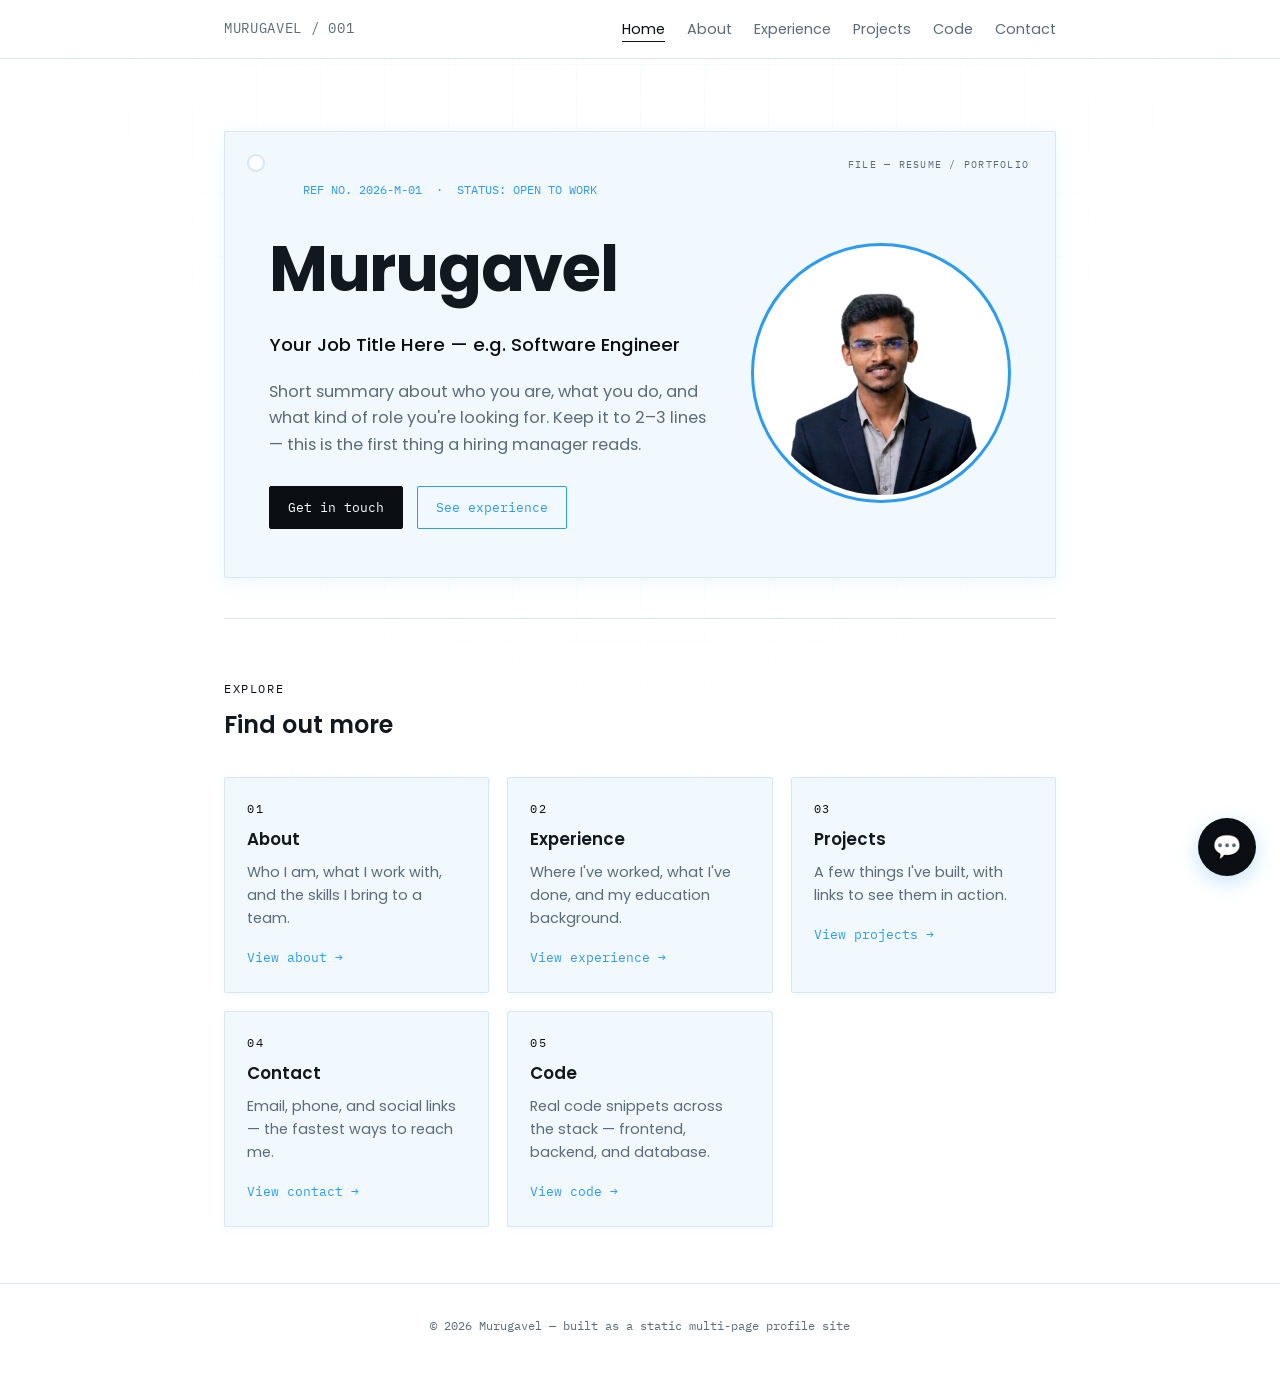
<file: index.html>
<!DOCTYPE html>
<html lang="en">
<head>
<meta charset="UTF-8">
<meta name="viewport" content="width=device-width, initial-scale=1.0">
<title>Murugavel — Home</title>
<link rel="preconnect" href="https://fonts.googleapis.com">
<link rel="preconnect" href="https://fonts.gstatic.com" crossorigin>
<link href="https://fonts.googleapis.com/css2?family=Poppins:wght@400;500;600;700&family=IBM+Plex+Mono:wght@400;500&display=swap" rel="stylesheet">
<link rel="stylesheet" href="style.css">
<link rel="stylesheet" href="chatbot.css">
</head>
<body>

<div class="grid-backdrop"></div>

<header>
  <div class="nav-inner">
    <span class="nav-mark"><a href="index.html">MURUGAVEL / 001</a></span>
    <ul class="nav-links">
      <li><a href="index.html" class="active">Home</a></li>
      <li><a href="about.html">About</a></li>
      <li><a href="experience.html">Experience</a></li>
      <li><a href="projects.html">Projects</a></li>
      <li><a href="code.html">Code</a></li>
      <li><a href="contact.html">Contact</a></li>
    </ul>
  </div>
</header>

<main class="wrap">

  <section class="hero">
    <div class="card">
      <div class="card-id">REF NO. 2026-M-01 &nbsp;·&nbsp; STATUS: OPEN TO WORK</div>
      <div class="hero-grid">
        <div class="hero-text">
          <h1>Murugavel</h1>
          <!-- EDIT: replace with your real job title -->
          <div class="role">Your Job Title Here — e.g. Software Engineer</div>
          <!-- EDIT: replace with a real 2-3 line summary about you -->
          <p class="summary">
            Short summary about who you are, what you do, and what kind of role
            you're looking for. Keep it to 2–3 lines — this is the first thing
            a hiring manager reads.
          </p>
          <div class="hero-actions">
            <a class="btn solid" href="contact.html">Get in touch</a>
            <a class="btn" href="experience.html">See experience</a>
          </div>
        </div>
        <div class="hero-photo">
          <img src="profile.png" alt="Portrait of Murugavel">
        </div>
      </div>
    </div>
  </section>

  <section>
    <div class="section-head">
      <span class="eyebrow">Explore</span>
      <h2>Find out more</h2>
    </div>
    <div class="preview-grid">
      <div class="preview-card">
        <span class="eyebrow">01</span>
        <h3>About</h3>
        <p>Who I am, what I work with, and the skills I bring to a team.</p>
        <a href="about.html">View about →</a>
      </div>
      <div class="preview-card">
        <span class="eyebrow">02</span>
        <h3>Experience</h3>
        <p>Where I've worked, what I've done, and my education background.</p>
        <a href="experience.html">View experience →</a>
      </div>
      <div class="preview-card">
        <span class="eyebrow">03</span>
        <h3>Projects</h3>
        <p>A few things I've built, with links to see them in action.</p>
        <a href="projects.html">View projects →</a>
      </div>
      <div class="preview-card">
        <span class="eyebrow">04</span>
        <h3>Contact</h3>
        <p>Email, phone, and social links — the fastest ways to reach me.</p>
        <a href="contact.html">View contact →</a>
      </div>
      <div class="preview-card">
        <span class="eyebrow">05</span>
        <h3>Code</h3>
        <p>Real code snippets across the stack — frontend, backend, and database.</p>
        <a href="code.html">View code →</a>
      </div>
    </div>
  </section>

</main>

<footer>
  © 2026 Murugavel — built as a static multi-page profile site
</footer>

<script src="chatbot.js"></script>
</body>
</html>
</file>
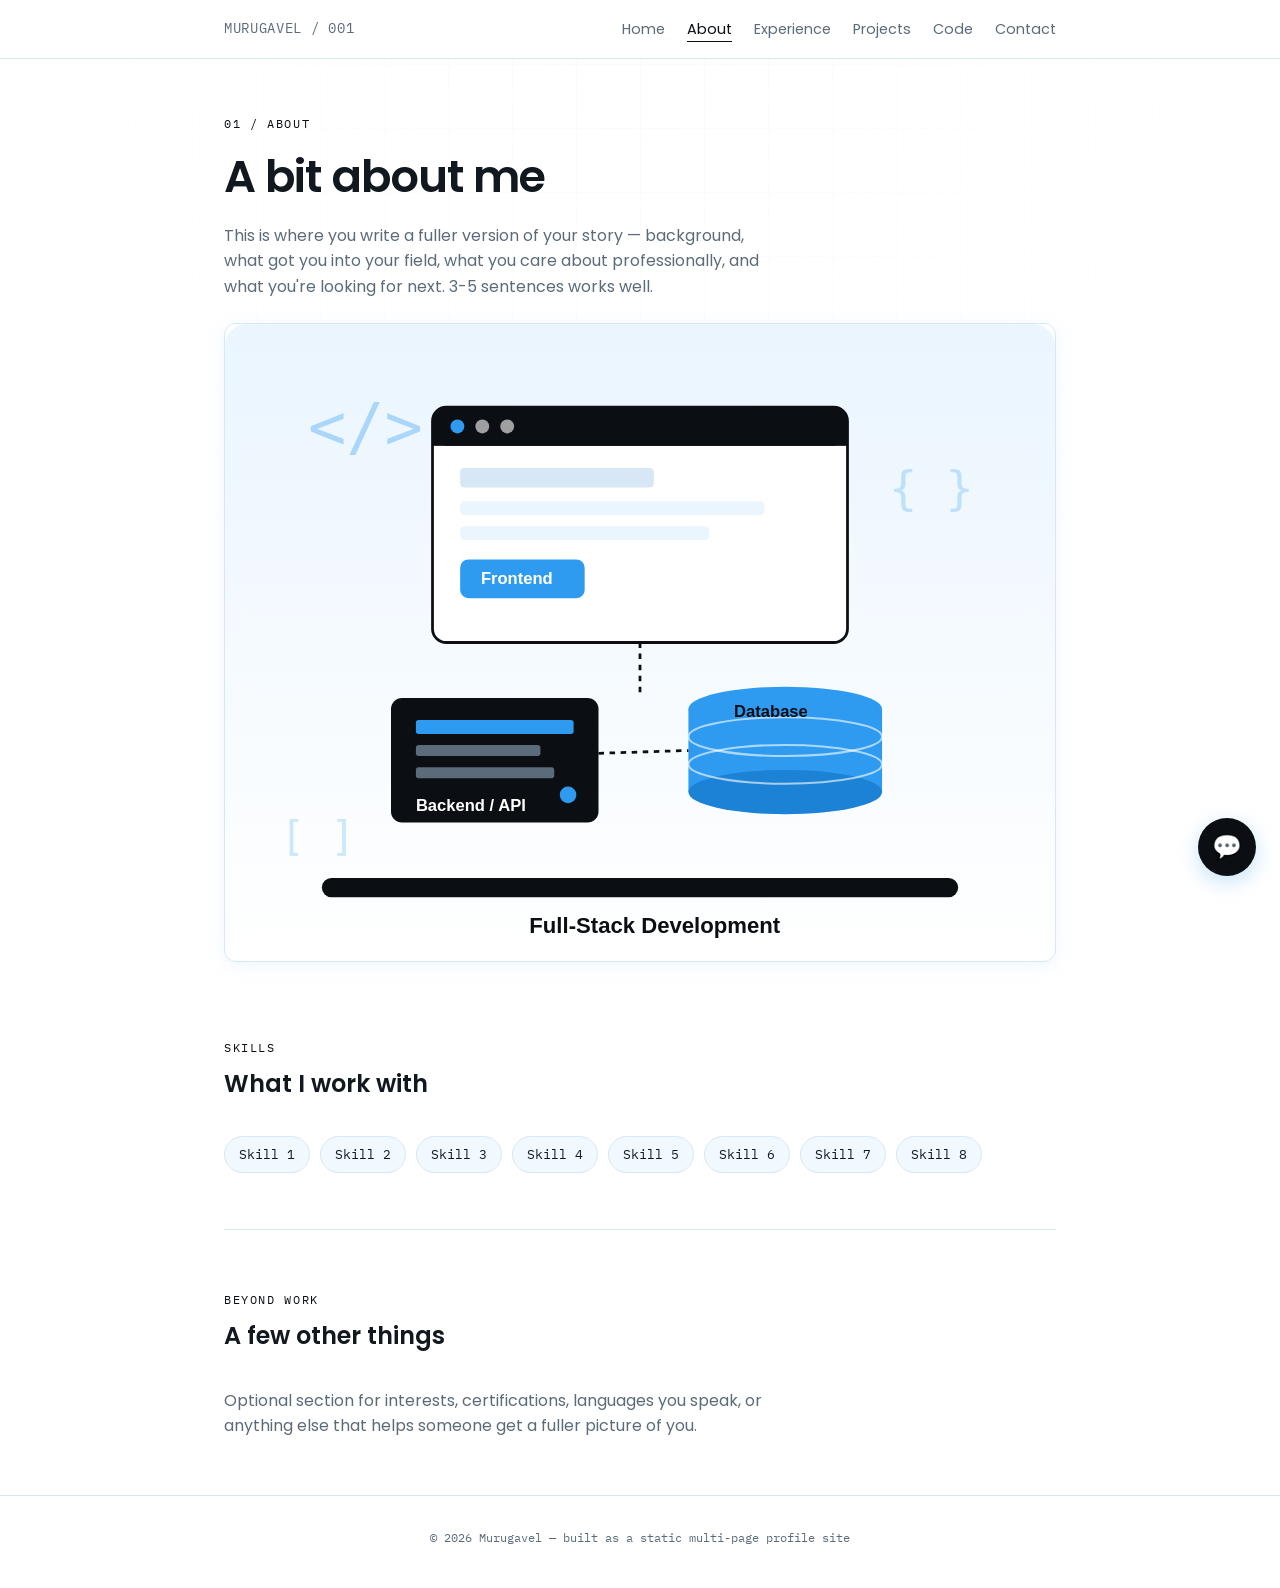
<file: about.html>
<!DOCTYPE html>
<html lang="en">
<head>
<meta charset="UTF-8">
<meta name="viewport" content="width=device-width, initial-scale=1.0">
<title>Murugavel — About</title>
<link rel="preconnect" href="https://fonts.googleapis.com">
<link rel="preconnect" href="https://fonts.gstatic.com" crossorigin>
<link href="https://fonts.googleapis.com/css2?family=Poppins:wght@400;500;600;700&family=IBM+Plex+Mono:wght@400;500&display=swap" rel="stylesheet">
<link rel="stylesheet" href="style.css">
<link rel="stylesheet" href="chatbot.css">
</head>
<body>

<div class="grid-backdrop"></div>

<header>
  <div class="nav-inner">
    <span class="nav-mark"><a href="index.html">MURUGAVEL / 001</a></span>
    <ul class="nav-links">
      <li><a href="index.html">Home</a></li>
      <li><a href="about.html" class="active">About</a></li>
      <li><a href="experience.html">Experience</a></li>
      <li><a href="projects.html">Projects</a></li>
      <li><a href="code.html">Code</a></li>
      <li><a href="contact.html">Contact</a></li>
    </ul>
  </div>
</header>

<main class="wrap">

  <div class="page-head">
    <span class="eyebrow">01 / About</span>
    <h1>A bit about me</h1>
    <!-- EDIT: replace with a longer bio than the homepage summary -->
    <p>
      This is where you write a fuller version of your story — background,
      what got you into your field, what you care about professionally,
      and what you're looking for next. 3-5 sentences works well.
    </p>
  </div>

  <div class="illustration-frame">
    <img src="fullstack-illustration.svg" alt="Full-stack development illustration showing frontend, backend, and database layers">
  </div>

  <section>
    <div class="section-head">
      <span class="eyebrow">Skills</span>
      <h2>What I work with</h2>
    </div>
    <!-- EDIT: replace with your real skills -->
    <div class="chips">
      <span class="chip">Skill 1</span>
      <span class="chip">Skill 2</span>
      <span class="chip">Skill 3</span>
      <span class="chip">Skill 4</span>
      <span class="chip">Skill 5</span>
      <span class="chip">Skill 6</span>
      <span class="chip">Skill 7</span>
      <span class="chip">Skill 8</span>
    </div>
  </section>

  <section>
    <div class="section-head">
      <span class="eyebrow">Beyond work</span>
      <h2>A few other things</h2>
    </div>
    <!-- EDIT: optional — interests, certifications, languages spoken, etc. -->
    <p style="color:var(--ink-dim); max-width:560px;">
      Optional section for interests, certifications, languages you speak,
      or anything else that helps someone get a fuller picture of you.
    </p>
  </section>

</main>

<footer>
  © 2026 Murugavel — built as a static multi-page profile site
</footer>

<script src="chatbot.js"></script>
</body>
</html>
</file>
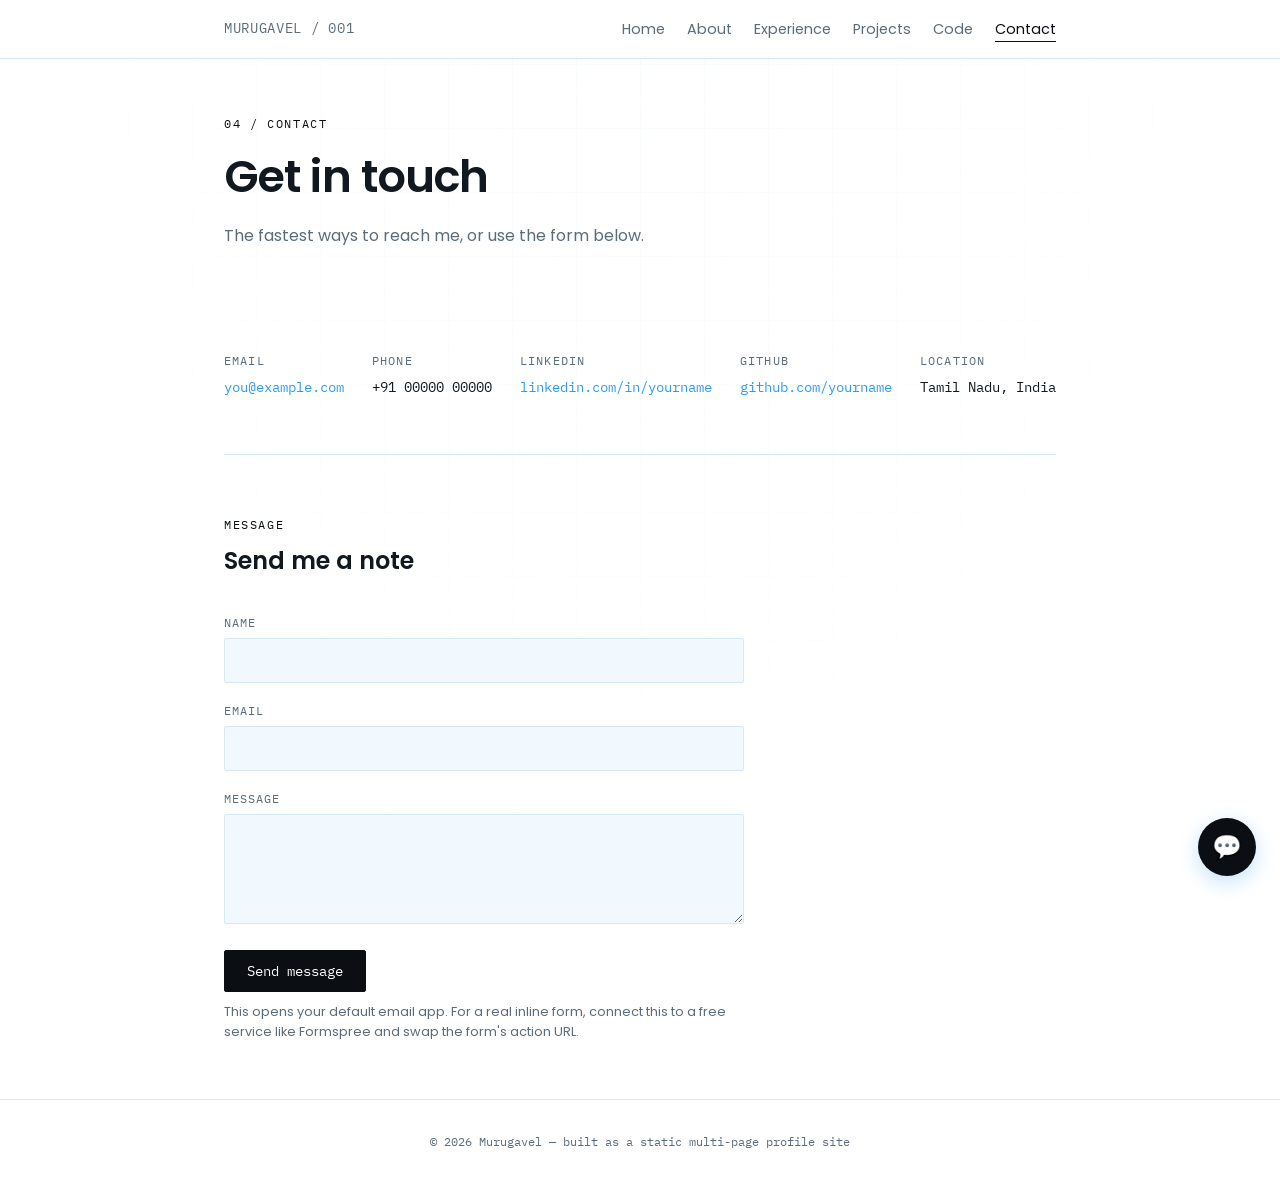
<file: contact.html>
<!DOCTYPE html>
<html lang="en">
<head>
<meta charset="UTF-8">
<meta name="viewport" content="width=device-width, initial-scale=1.0">
<title>Murugavel — Contact</title>
<link rel="preconnect" href="https://fonts.googleapis.com">
<link rel="preconnect" href="https://fonts.gstatic.com" crossorigin>
<link href="https://fonts.googleapis.com/css2?family=Poppins:wght@400;500;600;700&family=IBM+Plex+Mono:wght@400;500&display=swap" rel="stylesheet">
<link rel="stylesheet" href="style.css">
<link rel="stylesheet" href="chatbot.css">
</head>
<body>

<div class="grid-backdrop"></div>

<header>
  <div class="nav-inner">
    <span class="nav-mark"><a href="index.html">MURUGAVEL / 001</a></span>
    <ul class="nav-links">
      <li><a href="index.html">Home</a></li>
      <li><a href="about.html">About</a></li>
      <li><a href="experience.html">Experience</a></li>
      <li><a href="projects.html">Projects</a></li>
      <li><a href="code.html">Code</a></li>
      <li><a href="contact.html" class="active">Contact</a></li>
    </ul>
  </div>
</header>

<main class="wrap">

  <div class="page-head">
    <span class="eyebrow">04 / Contact</span>
    <h1>Get in touch</h1>
    <p>The fastest ways to reach me, or use the form below.</p>
  </div>

  <section>
    <!-- EDIT: replace with your real contact details -->
    <div class="contact-card">
      <div class="contact-item"><span>Email</span><a href="mailto:you@example.com">you@example.com</a></div>
      <div class="contact-item"><span>Phone</span>+91 00000 00000</div>
      <div class="contact-item"><span>LinkedIn</span><a href="#">linkedin.com/in/yourname</a></div>
      <div class="contact-item"><span>GitHub</span><a href="#">github.com/yourname</a></div>
      <div class="contact-item"><span>Location</span>Tamil Nadu, India</div>
    </div>
  </section>

  <section>
    <div class="section-head">
      <span class="eyebrow">Message</span>
      <h2>Send me a note</h2>
    </div>

    <!--
      NOTE: This form has no backend — it will not actually send email on a static
      host like GitHub Pages/Vercel unless you connect it to a form service
      (e.g. Formspree, Getform, or a simple serverless function).
      The "mailto:" fallback below opens the user's email client instead.
    -->
    <form class="contact-form" action="mailto:you@example.com" method="post" enctype="text/plain">
      <div class="field">
        <label for="name">Name</label>
        <input type="text" id="name" name="name" required>
      </div>
      <div class="field">
        <label for="email">Email</label>
        <input type="email" id="email" name="email" required>
      </div>
      <div class="field">
        <label for="message">Message</label>
        <textarea id="message" name="message" required></textarea>
      </div>
      <button type="submit" class="submit-btn">Send message</button>
      <p class="form-note">
        This opens your default email app. For a real inline form, connect this
        to a free service like Formspree and swap the form's action URL.
      </p>
    </form>
  </section>

</main>

<footer>
  © 2026 Murugavel — built as a static multi-page profile site
</footer>

<script src="chatbot.js"></script>
</body>
</html>
</file>
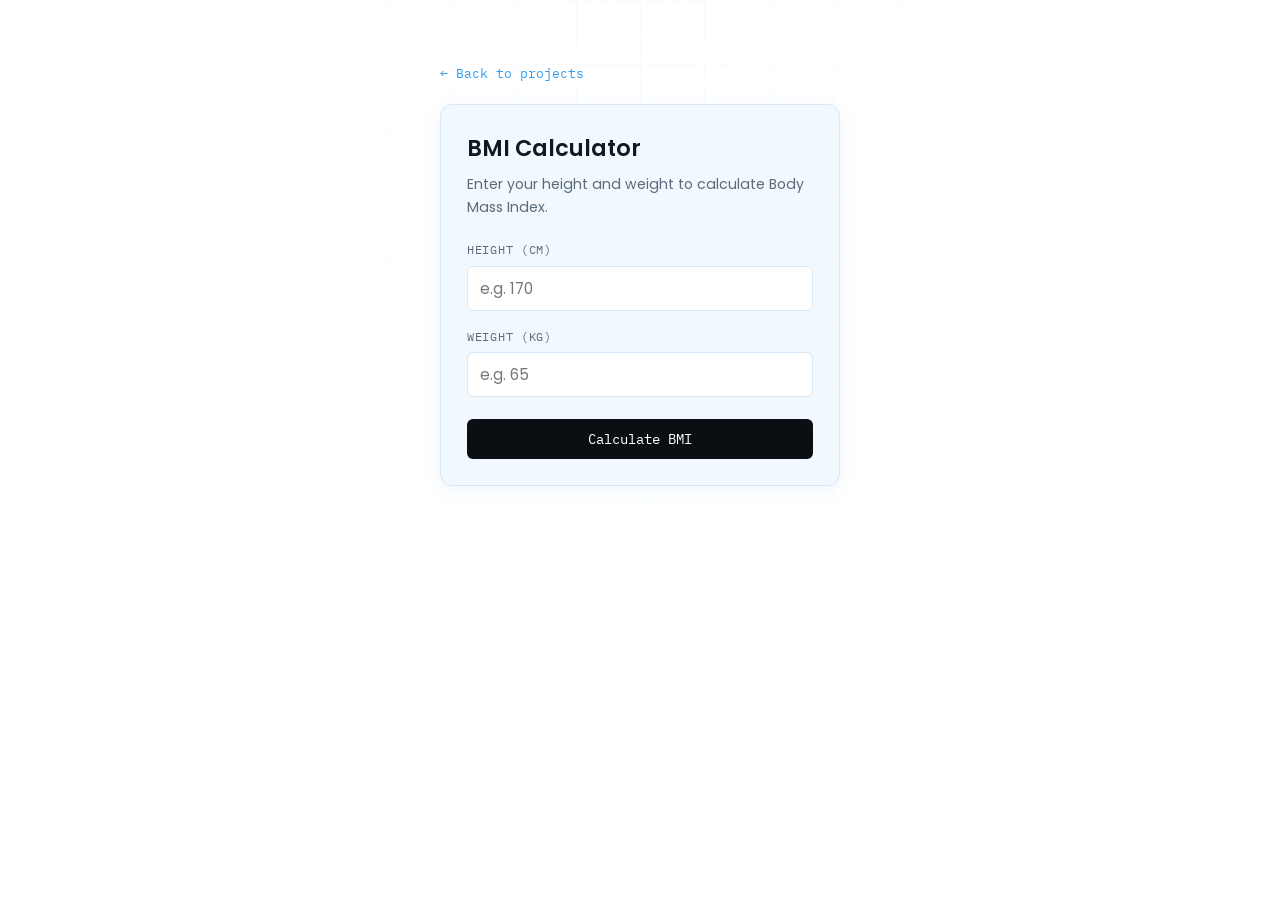
<file: demo-bmi.html>
<!DOCTYPE html>
<html lang="en">
<head>
<meta charset="UTF-8">
<meta name="viewport" content="width=device-width, initial-scale=1.0">
<title>BMI Calculator — Demo Project</title>
<link rel="preconnect" href="https://fonts.googleapis.com">
<link rel="preconnect" href="https://fonts.gstatic.com" crossorigin>
<link href="https://fonts.googleapis.com/css2?family=Poppins:wght@400;500;600;700&family=IBM+Plex+Mono:wght@400;500&display=swap" rel="stylesheet">
<link rel="stylesheet" href="style.css">
<style>
  .demo-wrap{ max-width:440px; margin:60px auto; padding:0 20px; }
  .demo-back{ font-family:'IBM Plex Mono', monospace; font-size:0.8rem; display:inline-block; margin-bottom:20px; }
  .calc-card{
    background:var(--bg-raised);
    border:1px solid var(--line);
    border-radius:12px;
    padding:26px;
    box-shadow: 0 4px 20px rgba(46,155,240,0.08);
  }
  .calc-card h1{ font-size:1.4rem; margin-bottom:6px; }
  .calc-card .sub{ color:var(--ink-dim); font-size:0.88rem; margin-bottom:22px; }
  .calc-field{ margin-bottom:16px; }
  .calc-field label{
    display:block;
    font-family:'IBM Plex Mono', monospace;
    font-size:0.75rem;
    text-transform:uppercase;
    letter-spacing:0.06em;
    color:var(--ink-dim);
    margin-bottom:6px;
  }
  .calc-field input{
    width:100%;
    padding:10px 12px;
    border:1px solid var(--line);
    border-radius:6px;
    font-family:'Poppins', sans-serif;
    font-size:0.95rem;
  }
  .calc-field input:focus{ outline:2px solid var(--teal); outline-offset:1px; }
  .calc-btn{
    width:100%;
    padding:11px;
    background:var(--amber);
    color:#fff;
    border:none;
    border-radius:6px;
    font-family:'IBM Plex Mono', monospace;
    font-size:0.85rem;
    cursor:pointer;
    margin-top:6px;
  }
  .calc-btn:hover{ background:var(--teal); }
  .calc-result{
    margin-top:20px;
    padding:16px;
    border-radius:8px;
    background:#fff;
    border:1px solid var(--line);
    display:none;
  }
  .calc-result.show{ display:block; }
  .calc-result .bmi-value{ font-size:1.8rem; font-weight:600; color:var(--amber); }
  .calc-result .bmi-label{ font-family:'IBM Plex Mono', monospace; font-size:0.8rem; color:var(--ink-dim); margin-top:4px; }
</style>
</head>
<body>

<div class="grid-backdrop"></div>

<div class="demo-wrap">
  <a class="demo-back" href="projects.html">&larr; Back to projects</a>
  <div class="calc-card">
    <h1>BMI Calculator</h1>
    <p class="sub">Enter your height and weight to calculate Body Mass Index.</p>

    <div class="calc-field">
      <label for="heightInput">Height (cm)</label>
      <input type="number" id="heightInput" placeholder="e.g. 170">
    </div>
    <div class="calc-field">
      <label for="weightInput">Weight (kg)</label>
      <input type="number" id="weightInput" placeholder="e.g. 65">
    </div>
    <button class="calc-btn" id="calcBtn">Calculate BMI</button>

    <div class="calc-result" id="resultBox">
      <div class="bmi-value" id="bmiValue">--</div>
      <div class="bmi-label" id="bmiLabel">--</div>
    </div>
  </div>
</div>

<script>
  (function () {
    var heightInput = document.getElementById("heightInput");
    var weightInput = document.getElementById("weightInput");
    var calcBtn = document.getElementById("calcBtn");
    var resultBox = document.getElementById("resultBox");
    var bmiValue = document.getElementById("bmiValue");
    var bmiLabel = document.getElementById("bmiLabel");

    function classify(bmi) {
      if (bmi < 18.5) return "Underweight";
      if (bmi < 25) return "Normal weight";
      if (bmi < 30) return "Overweight";
      return "Obese";
    }

    calcBtn.addEventListener("click", function () {
      var h = parseFloat(heightInput.value);
      var w = parseFloat(weightInput.value);
      if (!h || !w || h <= 0 || w <= 0) {
        bmiValue.textContent = "--";
        bmiLabel.textContent = "Please enter valid height and weight.";
        resultBox.classList.add("show");
        return;
      }
      var meters = h / 100;
      var bmi = w / (meters * meters);
      bmiValue.textContent = bmi.toFixed(1);
      bmiLabel.textContent = classify(bmi);
      resultBox.classList.add("show");
    });
  })();
</script>

</body>
</html>
</file>
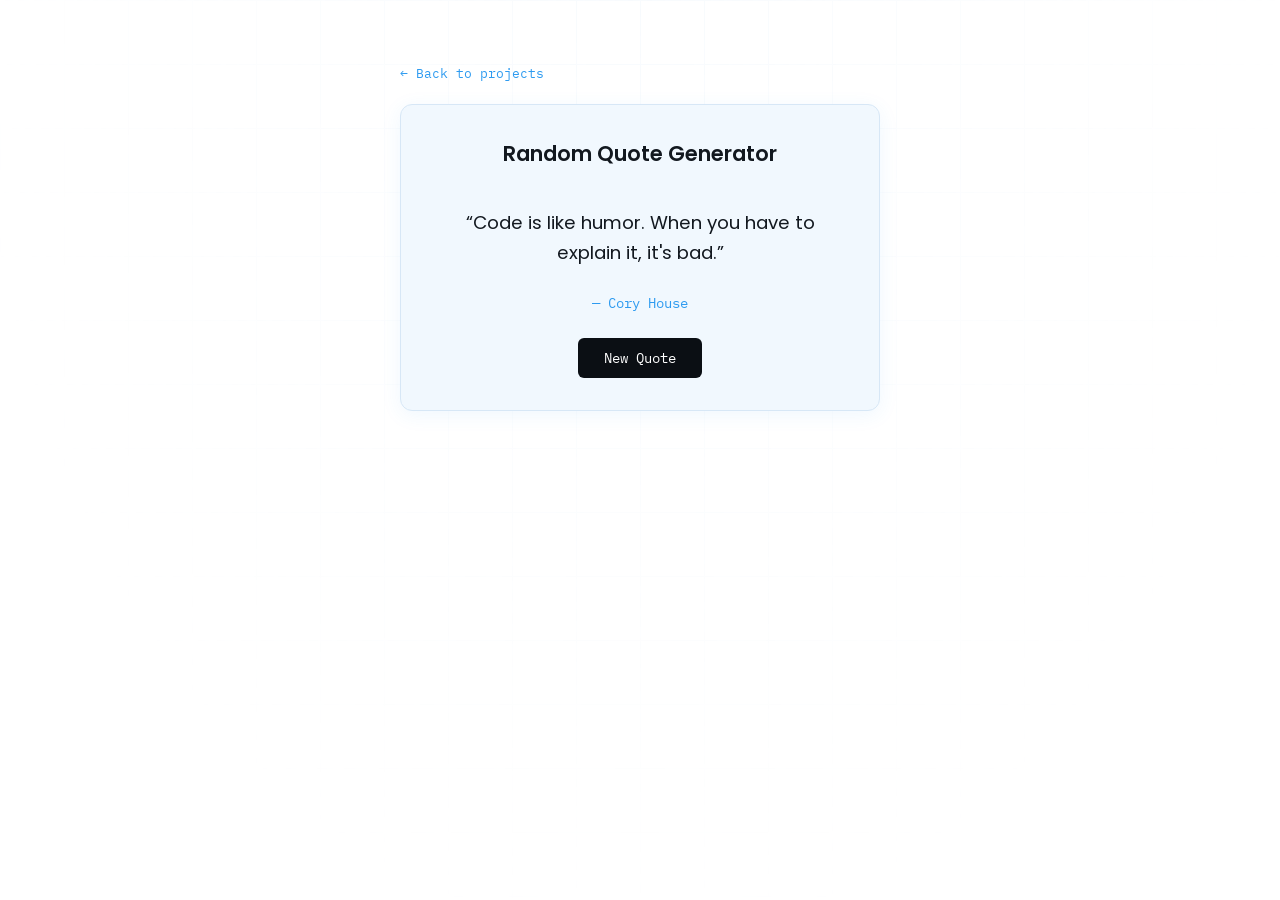
<file: demo-quotes.html>
<!DOCTYPE html>
<html lang="en">
<head>
<meta charset="UTF-8">
<meta name="viewport" content="width=device-width, initial-scale=1.0">
<title>Quote Generator — Demo Project</title>
<link rel="preconnect" href="https://fonts.googleapis.com">
<link rel="preconnect" href="https://fonts.gstatic.com" crossorigin>
<link href="https://fonts.googleapis.com/css2?family=Poppins:wght@400;500;600;700&family=IBM+Plex+Mono:wght@400;500&display=swap" rel="stylesheet">
<link rel="stylesheet" href="style.css">
<style>
  .demo-wrap{ max-width:520px; margin:60px auto; padding:0 20px; }
  .demo-back{ font-family:'IBM Plex Mono', monospace; font-size:0.8rem; display:inline-block; margin-bottom:20px; }
  .quote-card{
    background:var(--bg-raised);
    border:1px solid var(--line);
    border-radius:12px;
    padding:32px;
    text-align:center;
    box-shadow: 0 4px 20px rgba(46,155,240,0.08);
  }
  .quote-card h1{ font-size:1.3rem; margin-bottom:22px; }
  #quoteText{
    font-size:1.15rem;
    line-height:1.6;
    color:var(--ink);
    min-height:90px;
    display:flex;
    align-items:center;
    justify-content:center;
  }
  #quoteAuthor{
    font-family:'IBM Plex Mono', monospace;
    font-size:0.85rem;
    color:var(--teal);
    margin-top:10px;
    margin-bottom:24px;
  }
  .quote-btn{
    padding:11px 26px;
    background:var(--amber);
    color:#fff;
    border:none;
    border-radius:6px;
    font-family:'IBM Plex Mono', monospace;
    font-size:0.85rem;
    cursor:pointer;
  }
  .quote-btn:hover{ background:var(--teal); }
</style>
</head>
<body>

<div class="grid-backdrop"></div>

<div class="demo-wrap">
  <a class="demo-back" href="projects.html">&larr; Back to projects</a>
  <div class="quote-card">
    <h1>Random Quote Generator</h1>
    <div id="quoteText">Click the button for a quote.</div>
    <div id="quoteAuthor"></div>
    <button class="quote-btn" id="newQuoteBtn">New Quote</button>
  </div>
</div>

<script>
  (function () {
    var quotes = [
      { text: "Simplicity is the soul of efficiency.", author: "Austin Freeman" },
      { text: "Code is like humor. When you have to explain it, it's bad.", author: "Cory House" },
      { text: "First, solve the problem. Then, write the code.", author: "John Johnson" },
      { text: "Programs must be written for people to read, and only incidentally for machines to execute.", author: "Harold Abelson" },
      { text: "The best error message is the one that never shows up.", author: "Thomas Fuchs" },
      { text: "Make it work, make it right, make it fast.", author: "Kent Beck" },
      { text: "Talk is cheap. Show me the code.", author: "Linus Torvalds" },
      { text: "Any fool can write code that a computer can understand. Good programmers write code that humans can understand.", author: "Martin Fowler" }
    ];

    var textEl = document.getElementById("quoteText");
    var authorEl = document.getElementById("quoteAuthor");
    var btn = document.getElementById("newQuoteBtn");
    var lastIndex = -1;

    function showQuote() {
      var idx;
      do {
        idx = Math.floor(Math.random() * quotes.length);
      } while (idx === lastIndex && quotes.length > 1);
      lastIndex = idx;
      textEl.textContent = "\u201C" + quotes[idx].text + "\u201D";
      authorEl.textContent = "— " + quotes[idx].author;
    }

    btn.addEventListener("click", showQuote);
    showQuote();
  })();
</script>

</body>
</html>
</file>
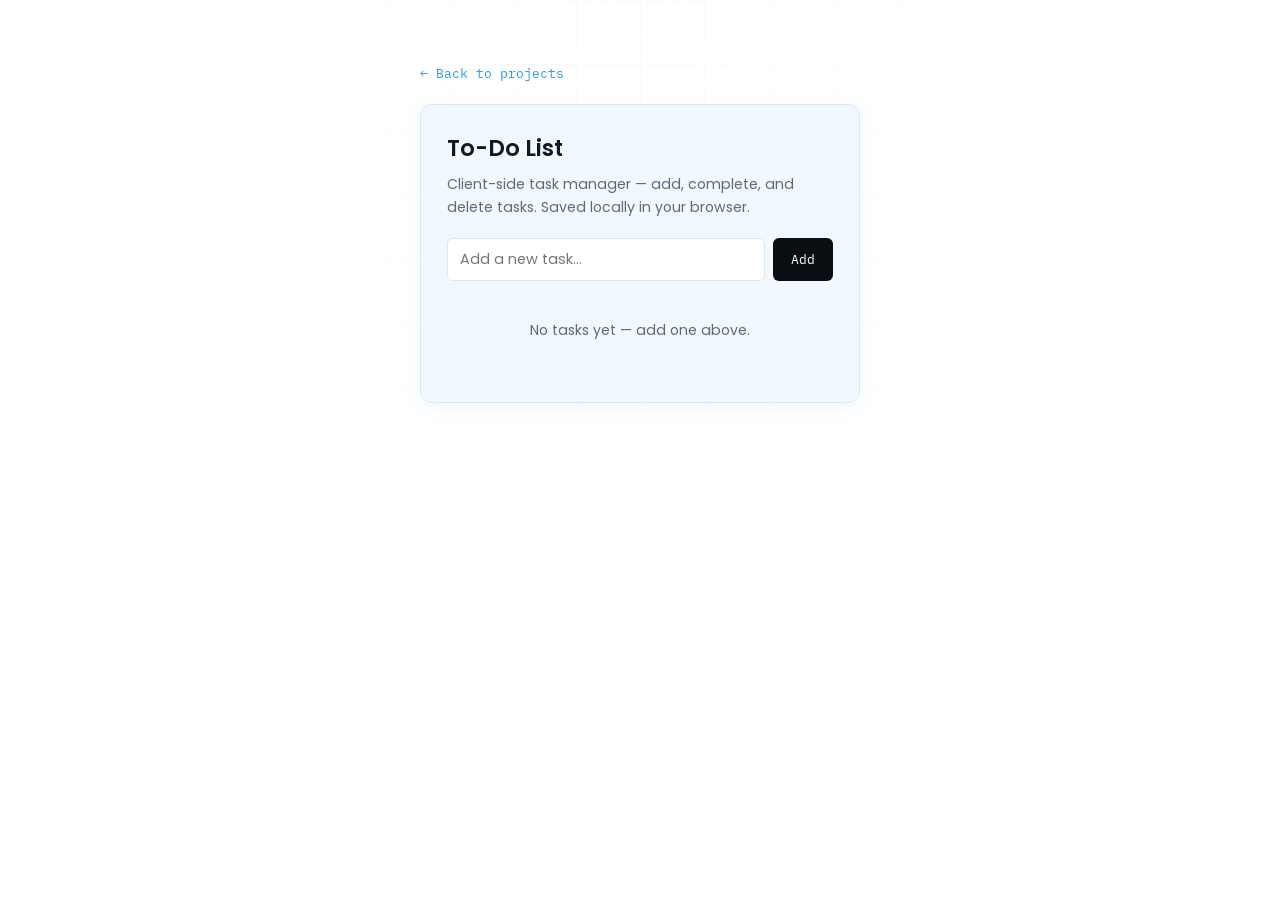
<file: demo-todo.html>
<!DOCTYPE html>
<html lang="en">
<head>
<meta charset="UTF-8">
<meta name="viewport" content="width=device-width, initial-scale=1.0">
<title>To-Do List — Demo Project</title>
<link rel="preconnect" href="https://fonts.googleapis.com">
<link rel="preconnect" href="https://fonts.gstatic.com" crossorigin>
<link href="https://fonts.googleapis.com/css2?family=Poppins:wght@400;500;600;700&family=IBM+Plex+Mono:wght@400;500&display=swap" rel="stylesheet">
<link rel="stylesheet" href="style.css">
<style>
  .demo-wrap{ max-width:480px; margin:60px auto; padding:0 20px; }
  .demo-back{ font-family:'IBM Plex Mono', monospace; font-size:0.8rem; display:inline-block; margin-bottom:20px; }
  .todo-card{
    background:var(--bg-raised);
    border:1px solid var(--line);
    border-radius:12px;
    padding:26px;
    box-shadow: 0 4px 20px rgba(46,155,240,0.08);
  }
  .todo-card h1{ font-size:1.4rem; margin-bottom:6px; }
  .todo-card .sub{ color:var(--ink-dim); font-size:0.88rem; margin-bottom:20px; }
  .todo-input-row{ display:flex; gap:8px; margin-bottom:18px; }
  .todo-input-row input{
    flex:1;
    padding:10px 12px;
    border:1px solid var(--line);
    border-radius:6px;
    font-family:'Poppins', sans-serif;
    font-size:0.9rem;
  }
  .todo-input-row input:focus{ outline:2px solid var(--teal); outline-offset:1px; }
  .todo-input-row button{
    background:var(--amber);
    color:#fff;
    border:none;
    padding:0 18px;
    border-radius:6px;
    cursor:pointer;
    font-family:'IBM Plex Mono', monospace;
    font-size:0.82rem;
  }
  .todo-input-row button:hover{ background:var(--teal); }
  #todoList{ list-style:none; display:flex; flex-direction:column; gap:8px; }
  .todo-item{
    display:flex;
    align-items:center;
    gap:10px;
    background:#fff;
    border:1px solid var(--line);
    border-radius:6px;
    padding:10px 12px;
  }
  .todo-item span{ flex:1; font-size:0.92rem; }
  .todo-item.done span{ text-decoration:line-through; color:var(--ink-dim); }
  .todo-item button{
    background:none;
    border:none;
    color:var(--ink-dim);
    cursor:pointer;
    font-size:0.95rem;
  }
  .todo-item button:hover{ color:#D9534F; }
  .todo-empty{ color:var(--ink-dim); font-size:0.88rem; text-align:center; padding:20px 0; }
  .todo-footer{ margin-top:14px; font-family:'IBM Plex Mono', monospace; font-size:0.76rem; color:var(--ink-dim); }
</style>
</head>
<body>

<div class="grid-backdrop"></div>

<div class="demo-wrap">
  <a class="demo-back" href="projects.html">&larr; Back to projects</a>
  <div class="todo-card">
    <h1>To-Do List</h1>
    <p class="sub">Client-side task manager — add, complete, and delete tasks. Saved locally in your browser.</p>
    <div class="todo-input-row">
      <input type="text" id="todoInput" placeholder="Add a new task..." autocomplete="off">
      <button id="todoAddBtn">Add</button>
    </div>
    <ul id="todoList"></ul>
    <p class="todo-footer" id="todoCount"></p>
  </div>
</div>

<script>
  (function () {
    var STORAGE_KEY = "demo_todo_items";
    var listEl = document.getElementById("todoList");
    var inputEl = document.getElementById("todoInput");
    var addBtn = document.getElementById("todoAddBtn");
    var countEl = document.getElementById("todoCount");

    function load() {
      try {
        return JSON.parse(localStorage.getItem(STORAGE_KEY)) || [];
      } catch (e) {
        return [];
      }
    }
    function save(items) {
      localStorage.setItem(STORAGE_KEY, JSON.stringify(items));
    }

    var items = load();

    function render() {
      listEl.innerHTML = "";
      if (items.length === 0) {
        listEl.innerHTML = '<li class="todo-empty">No tasks yet — add one above.</li>';
      }
      items.forEach(function (item, idx) {
        var li = document.createElement("li");
        li.className = "todo-item" + (item.done ? " done" : "");
        li.innerHTML =
          '<input type="checkbox" ' + (item.done ? "checked" : "") + '>' +
          "<span></span>" +
          '<button aria-label="Delete task">&times;</button>';
        li.querySelector("span").textContent = item.text;
        li.querySelector("input").addEventListener("change", function () {
          items[idx].done = !items[idx].done;
          save(items);
          render();
        });
        li.querySelector("button").addEventListener("click", function () {
          items.splice(idx, 1);
          save(items);
          render();
        });
        listEl.appendChild(li);
      });
      var doneCount = items.filter(function (i) { return i.done; }).length;
      countEl.textContent = items.length
        ? doneCount + " of " + items.length + " completed"
        : "";
    }

    function addTask() {
      var text = inputEl.value.trim();
      if (!text) return;
      items.push({ text: text, done: false });
      save(items);
      inputEl.value = "";
      render();
    }

    addBtn.addEventListener("click", addTask);
    inputEl.addEventListener("keydown", function (e) {
      if (e.key === "Enter") addTask();
    });

    render();
  })();
</script>

</body>
</html>
</file>
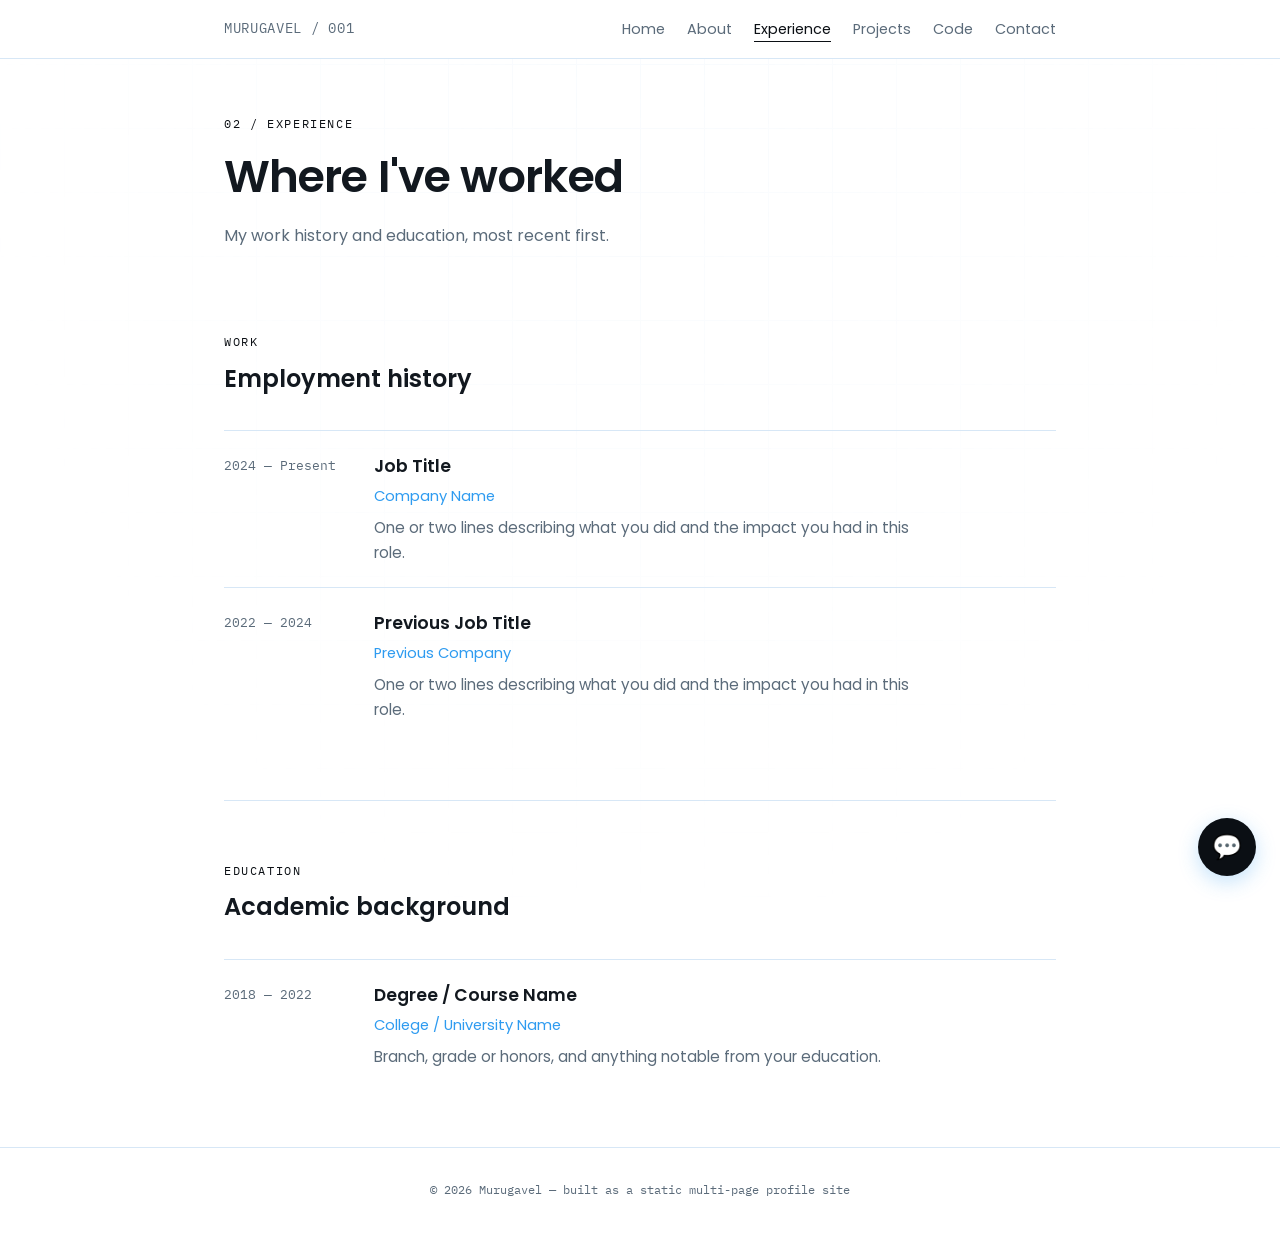
<file: experience.html>
<!DOCTYPE html>
<html lang="en">
<head>
<meta charset="UTF-8">
<meta name="viewport" content="width=device-width, initial-scale=1.0">
<title>Murugavel — Experience</title>
<link rel="preconnect" href="https://fonts.googleapis.com">
<link rel="preconnect" href="https://fonts.gstatic.com" crossorigin>
<link href="https://fonts.googleapis.com/css2?family=Poppins:wght@400;500;600;700&family=IBM+Plex+Mono:wght@400;500&display=swap" rel="stylesheet">
<link rel="stylesheet" href="style.css">
<link rel="stylesheet" href="chatbot.css">
</head>
<body>

<div class="grid-backdrop"></div>

<header>
  <div class="nav-inner">
    <span class="nav-mark"><a href="index.html">MURUGAVEL / 001</a></span>
    <ul class="nav-links">
      <li><a href="index.html">Home</a></li>
      <li><a href="about.html">About</a></li>
      <li><a href="experience.html" class="active">Experience</a></li>
      <li><a href="projects.html">Projects</a></li>
      <li><a href="code.html">Code</a></li>
      <li><a href="contact.html">Contact</a></li>
    </ul>
  </div>
</header>

<main class="wrap">

  <div class="page-head">
    <span class="eyebrow">02 / Experience</span>
    <h1>Where I've worked</h1>
    <p>My work history and education, most recent first.</p>
  </div>

  <section>
    <div class="section-head">
      <span class="eyebrow">Work</span>
      <h2>Employment history</h2>
    </div>

    <!-- EDIT: duplicate this .entry block for each job -->
    <div class="entry">
      <div class="when">2024 — Present</div>
      <div>
        <h3>Job Title</h3>
        <span class="org">Company Name</span>
        <p>One or two lines describing what you did and the impact you had in this role.</p>
      </div>
    </div>

    <div class="entry">
      <div class="when">2022 — 2024</div>
      <div>
        <h3>Previous Job Title</h3>
        <span class="org">Previous Company</span>
        <p>One or two lines describing what you did and the impact you had in this role.</p>
      </div>
    </div>
  </section>

  <section>
    <div class="section-head">
      <span class="eyebrow">Education</span>
      <h2>Academic background</h2>
    </div>

    <!-- EDIT: replace with your real education -->
    <div class="entry">
      <div class="when">2018 — 2022</div>
      <div>
        <h3>Degree / Course Name</h3>
        <span class="org">College / University Name</span>
        <p>Branch, grade or honors, and anything notable from your education.</p>
      </div>
    </div>
  </section>

</main>

<footer>
  © 2026 Murugavel — built as a static multi-page profile site
</footer>

<script src="chatbot.js"></script>
</body>
</html>
</file>
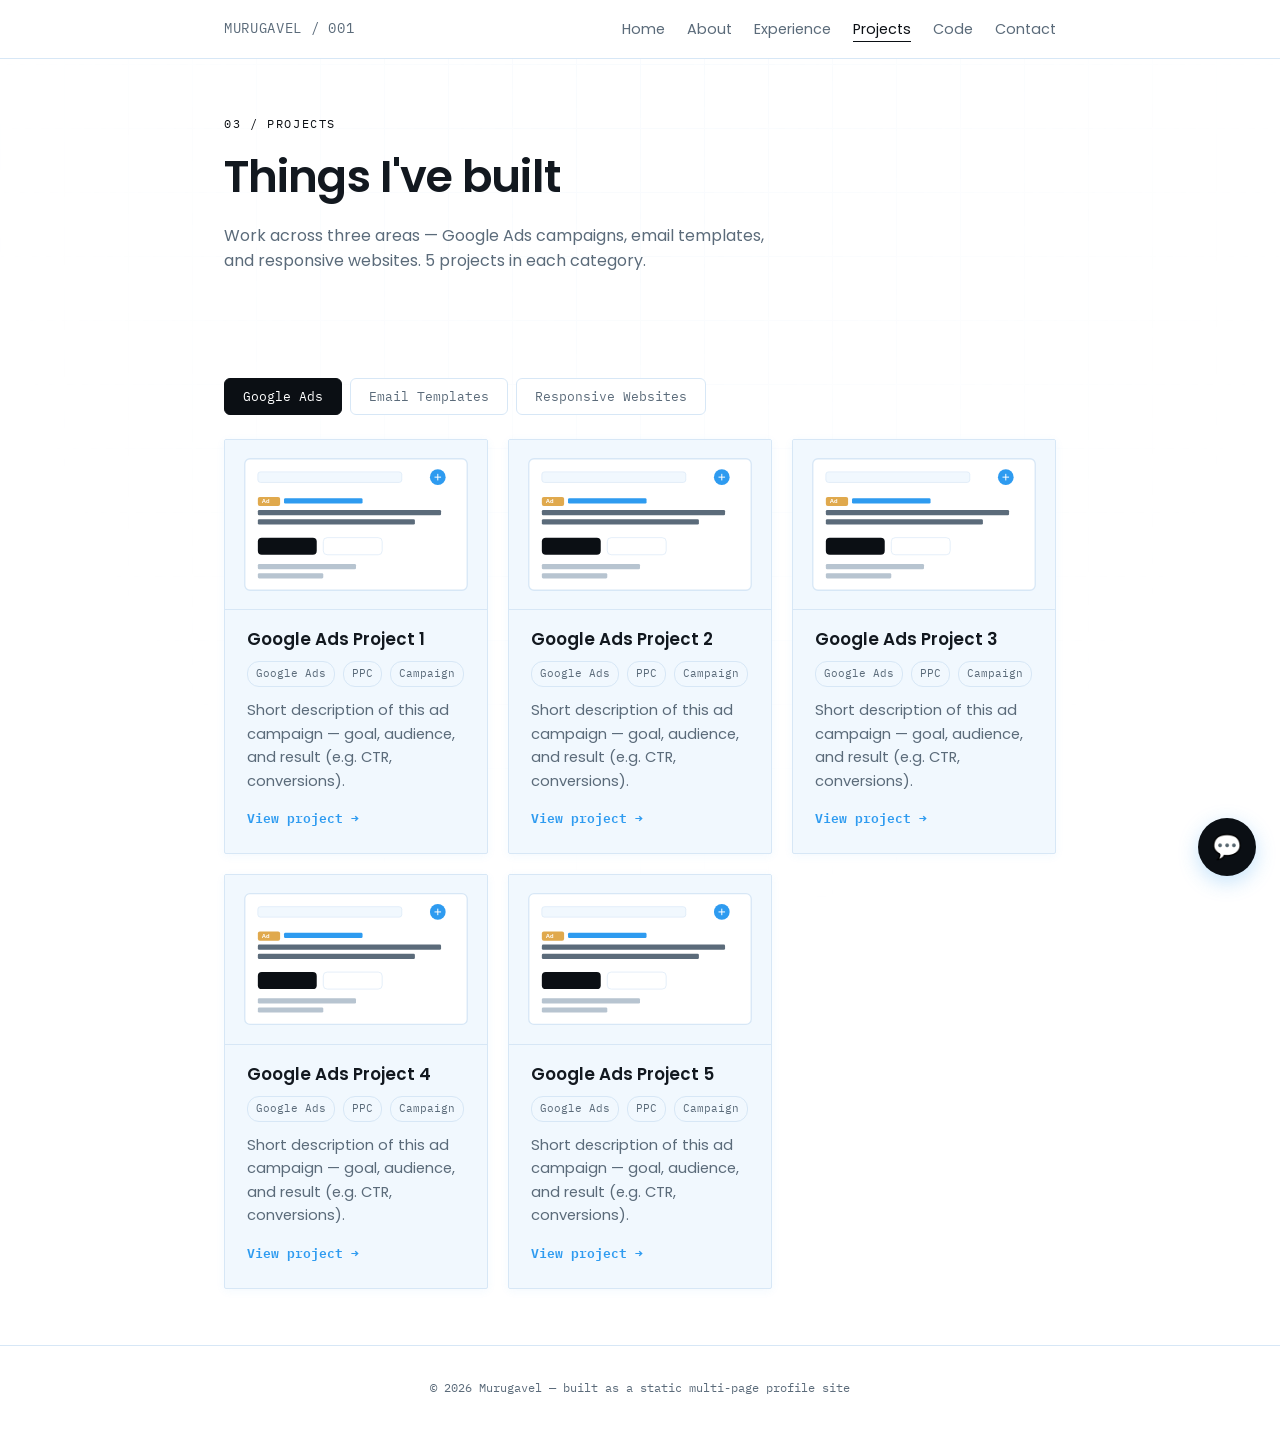
<file: projects.html>
<!DOCTYPE html>
<html lang="en">
<head>
<meta charset="UTF-8">
<meta name="viewport" content="width=device-width, initial-scale=1.0">
<title>Murugavel — Projects</title>
<link rel="preconnect" href="https://fonts.googleapis.com">
<link rel="preconnect" href="https://fonts.gstatic.com" crossorigin>
<link href="https://fonts.googleapis.com/css2?family=Poppins:wght@400;500;600;700&family=IBM+Plex+Mono:wght@400;500&display=swap" rel="stylesheet">
<link rel="stylesheet" href="style.css">
<link rel="stylesheet" href="chatbot.css">
</head>
<body>

<div class="grid-backdrop"></div>

<header>
  <div class="nav-inner">
    <span class="nav-mark"><a href="index.html">MURUGAVEL / 001</a></span>
    <ul class="nav-links">
      <li><a href="index.html">Home</a></li>
      <li><a href="about.html">About</a></li>
      <li><a href="experience.html">Experience</a></li>
      <li><a href="projects.html" class="active">Projects</a></li>
      <li><a href="code.html">Code</a></li>
      <li><a href="contact.html">Contact</a></li>
    </ul>
  </div>
</header>

<main class="wrap">

  <div class="page-head">
    <span class="eyebrow">03 / Projects</span>
    <h1>Things I've built</h1>
    <p>Work across three areas — Google Ads campaigns, email templates, and responsive websites. 5 projects in each category.</p>
  </div>

  <section>
    <div class="code-tabs" id="projectTabs">
      <button class="code-tab-btn active" data-target="tab-ads">Google Ads</button>
      <button class="code-tab-btn" data-target="tab-email">Email Templates</button>
      <button class="code-tab-btn" data-target="tab-web">Responsive Websites</button>
    </div>

    <div class="code-panel active" id="tab-ads">
    <div class="projects-grid">
      <div class="proj">
        <div class="proj-thumb"><img src="preview-ads.svg" alt="Google Ads campaign preview"></div>
        <h3>Google Ads Project 1</h3>
        <div class="tags"><span>Google Ads</span><span>PPC</span><span>Campaign</span></div>
        <p>Short description of this ad campaign — goal, audience, and result (e.g. CTR, conversions).</p>
        <div class="proj-links">
          <a href="#" class="proj-live">View project →</a>
        </div>
      </div>
      <div class="proj">
        <div class="proj-thumb"><img src="preview-ads.svg" alt="Google Ads campaign preview"></div>
        <h3>Google Ads Project 2</h3>
        <div class="tags"><span>Google Ads</span><span>PPC</span><span>Campaign</span></div>
        <p>Short description of this ad campaign — goal, audience, and result (e.g. CTR, conversions).</p>
        <div class="proj-links">
          <a href="#" class="proj-live">View project →</a>
        </div>
      </div>
      <div class="proj">
        <div class="proj-thumb"><img src="preview-ads.svg" alt="Google Ads campaign preview"></div>
        <h3>Google Ads Project 3</h3>
        <div class="tags"><span>Google Ads</span><span>PPC</span><span>Campaign</span></div>
        <p>Short description of this ad campaign — goal, audience, and result (e.g. CTR, conversions).</p>
        <div class="proj-links">
          <a href="#" class="proj-live">View project →</a>
        </div>
      </div>
      <div class="proj">
        <div class="proj-thumb"><img src="preview-ads.svg" alt="Google Ads campaign preview"></div>
        <h3>Google Ads Project 4</h3>
        <div class="tags"><span>Google Ads</span><span>PPC</span><span>Campaign</span></div>
        <p>Short description of this ad campaign — goal, audience, and result (e.g. CTR, conversions).</p>
        <div class="proj-links">
          <a href="#" class="proj-live">View project →</a>
        </div>
      </div>
      <div class="proj">
        <div class="proj-thumb"><img src="preview-ads.svg" alt="Google Ads campaign preview"></div>
        <h3>Google Ads Project 5</h3>
        <div class="tags"><span>Google Ads</span><span>PPC</span><span>Campaign</span></div>
        <p>Short description of this ad campaign — goal, audience, and result (e.g. CTR, conversions).</p>
        <div class="proj-links">
          <a href="#" class="proj-live">View project →</a>
        </div>
      </div>
    </div>
    </div>
    <div class="code-panel" id="tab-email">
    <div class="projects-grid">
      <div class="proj">
        <div class="proj-thumb"><img src="preview-email.svg" alt="Email template preview"></div>
        <h3>Email Templates Project 1</h3>
        <div class="tags"><span>Email Design</span><span>HTML Email</span><span>Responsive</span></div>
        <p>Short description of this email template — purpose (newsletter, promo, onboarding) and platform used.</p>
        <div class="proj-links">
          <a href="#" class="proj-live">View project →</a>
        </div>
      </div>
      <div class="proj">
        <div class="proj-thumb"><img src="preview-email.svg" alt="Email template preview"></div>
        <h3>Email Templates Project 2</h3>
        <div class="tags"><span>Email Design</span><span>HTML Email</span><span>Responsive</span></div>
        <p>Short description of this email template — purpose (newsletter, promo, onboarding) and platform used.</p>
        <div class="proj-links">
          <a href="#" class="proj-live">View project →</a>
        </div>
      </div>
      <div class="proj">
        <div class="proj-thumb"><img src="preview-email.svg" alt="Email template preview"></div>
        <h3>Email Templates Project 3</h3>
        <div class="tags"><span>Email Design</span><span>HTML Email</span><span>Responsive</span></div>
        <p>Short description of this email template — purpose (newsletter, promo, onboarding) and platform used.</p>
        <div class="proj-links">
          <a href="#" class="proj-live">View project →</a>
        </div>
      </div>
      <div class="proj">
        <div class="proj-thumb"><img src="preview-email.svg" alt="Email template preview"></div>
        <h3>Email Templates Project 4</h3>
        <div class="tags"><span>Email Design</span><span>HTML Email</span><span>Responsive</span></div>
        <p>Short description of this email template — purpose (newsletter, promo, onboarding) and platform used.</p>
        <div class="proj-links">
          <a href="#" class="proj-live">View project →</a>
        </div>
      </div>
      <div class="proj">
        <div class="proj-thumb"><img src="preview-email.svg" alt="Email template preview"></div>
        <h3>Email Templates Project 5</h3>
        <div class="tags"><span>Email Design</span><span>HTML Email</span><span>Responsive</span></div>
        <p>Short description of this email template — purpose (newsletter, promo, onboarding) and platform used.</p>
        <div class="proj-links">
          <a href="#" class="proj-live">View project →</a>
        </div>
      </div>
    </div>
    </div>
    <div class="code-panel" id="tab-web">
    <div class="projects-grid">
      <div class="proj">
        <div class="proj-thumb"><img src="preview-website.svg" alt="Responsive website preview across devices"></div>
        <h3>Responsive Websites Project 1</h3>
        <div class="tags"><span>HTML/CSS</span><span>Responsive</span><span>UI Design</span></div>
        <p>Short description of this website — purpose, tech used, and what makes it responsive.</p>
        <div class="proj-links">
          <a href="#" class="proj-live">View project →</a>
        </div>
      </div>
      <div class="proj">
        <div class="proj-thumb"><img src="preview-website.svg" alt="Responsive website preview across devices"></div>
        <h3>Responsive Websites Project 2</h3>
        <div class="tags"><span>HTML/CSS</span><span>Responsive</span><span>UI Design</span></div>
        <p>Short description of this website — purpose, tech used, and what makes it responsive.</p>
        <div class="proj-links">
          <a href="#" class="proj-live">View project →</a>
        </div>
      </div>
      <div class="proj">
        <div class="proj-thumb"><img src="preview-website.svg" alt="Responsive website preview across devices"></div>
        <h3>Responsive Websites Project 3</h3>
        <div class="tags"><span>HTML/CSS</span><span>Responsive</span><span>UI Design</span></div>
        <p>Short description of this website — purpose, tech used, and what makes it responsive.</p>
        <div class="proj-links">
          <a href="#" class="proj-live">View project →</a>
        </div>
      </div>
      <div class="proj">
        <div class="proj-thumb"><img src="preview-website.svg" alt="Responsive website preview across devices"></div>
        <h3>Responsive Websites Project 4</h3>
        <div class="tags"><span>HTML/CSS</span><span>Responsive</span><span>UI Design</span></div>
        <p>Short description of this website — purpose, tech used, and what makes it responsive.</p>
        <div class="proj-links">
          <a href="#" class="proj-live">View project →</a>
        </div>
      </div>
      <div class="proj">
        <div class="proj-thumb"><img src="preview-website.svg" alt="Responsive website preview across devices"></div>
        <h3>Responsive Websites Project 5</h3>
        <div class="tags"><span>HTML/CSS</span><span>Responsive</span><span>UI Design</span></div>
        <p>Short description of this website — purpose, tech used, and what makes it responsive.</p>
        <div class="proj-links">
          <a href="#" class="proj-live">View project →</a>
        </div>
      </div>
    </div>
    </div>
  </section>

</main>

<footer>
  © 2026 Murugavel — built as a static multi-page profile site
</footer>

<script>
  document.addEventListener("DOMContentLoaded", function () {
    var tabs = document.querySelectorAll("#projectTabs .code-tab-btn");
    tabs.forEach(function (btn) {
      btn.addEventListener("click", function () {
        tabs.forEach(function (b) { b.classList.remove("active"); });
        document.querySelectorAll(".code-panel").forEach(function (p) { p.classList.remove("active"); });
        btn.classList.add("active");
        document.getElementById(btn.dataset.target).classList.add("active");
      });
    });
  });
</script>
<script src="chatbot.js"></script>
</body>
</html>
</file>
<file: style.css>
/* ===== Murugavel — Portfolio Site: Shared Styles ===== */
:root{
  --bg: #FFFFFF;
  --bg-raised: #F1F8FE;
  --paper: #FFFFFF;
  --ink: #12181F;
  --ink-dim: #5B6B7A;
  --teal: #2E9BF0;
  --amber: #0B0F14;
  --line: #D7E7F6;
  --radius: 2px;
}
*{ box-sizing:border-box; margin:0; padding:0; }
html{ scroll-behavior:smooth; }
body{
  background:var(--bg);
  color:var(--ink);
  font-family:'Poppins', sans-serif;
  line-height:1.6;
  -webkit-font-smoothing:antialiased;
  min-height:100vh;
  display:flex;
  flex-direction:column;
}
::selection{ background:var(--teal); color:#FFFFFF; }
a{ color:var(--teal); text-decoration:none; }
a:hover{ text-decoration:underline; }
a:focus-visible, button:focus-visible{ outline:2px solid var(--amber); outline-offset:3px; }

.eyebrow{
  font-family:'IBM Plex Mono', monospace;
  font-size:0.72rem;
  letter-spacing:0.14em;
  text-transform:uppercase;
  color:var(--amber);
}
h1,h2,h3{ font-family:'Poppins', sans-serif; font-weight:600; }

/* background filing-grid texture */
.grid-backdrop{
  position:fixed; inset:0; z-index:-1;
  background-image:
    linear-gradient(var(--line) 1px, transparent 1px),
    linear-gradient(90deg, var(--line) 1px, transparent 1px);
  background-size: 64px 64px;
  opacity:0.18;
  mask-image: radial-gradient(ellipse at top, black, transparent 75%);
}

.wrap{ max-width: 880px; margin:0 auto; padding: 0 24px; width:100%; }

/* ---------- header / nav ---------- */
header{
  position:sticky; top:0; z-index:10;
  background:rgba(255,255,255,0.9);
  backdrop-filter: blur(6px);
  border-bottom:1px solid var(--line);
}
.nav-inner{
  display:flex; align-items:center; justify-content:space-between;
  padding:16px 24px; max-width:880px; margin:0 auto;
  flex-wrap:wrap; gap:12px;
}
.nav-mark{
  font-family:'IBM Plex Mono', monospace;
  font-size:0.85rem; color:var(--ink-dim);
  letter-spacing:0.05em;
}
.nav-mark a{ color:var(--ink-dim); }
.nav-mark a:hover{ color:var(--teal); text-decoration:none; }
.nav-links{ display:flex; gap:22px; list-style:none; flex-wrap:wrap; }
.nav-links a{ color:var(--ink-dim); font-size:0.9rem; padding-bottom:2px; border-bottom:1px solid transparent; }
.nav-links a:hover{ color:var(--teal); text-decoration:none; }
.nav-links a.active{ color:var(--amber); border-bottom:1px solid var(--amber); }

main{ flex:1; }

/* ---------- reusable tabs (used on Projects, Code pages) ---------- */
.code-tabs{ display:flex; flex-wrap:wrap; gap:8px; margin-top:24px; margin-bottom:24px; }
.code-tab-btn{
  font-family:'IBM Plex Mono', monospace;
  font-size:0.82rem;
  padding:9px 18px;
  border-radius:6px;
  border:1px solid var(--line);
  background:#fff;
  color:var(--ink-dim);
  cursor:pointer;
}
.code-tab-btn:hover{ border-color:var(--teal); color:var(--teal); }
.code-tab-btn.active{ background:var(--amber); border-color:var(--amber); color:#fff; }
.code-panel{ display:none; }
.code-panel.active{ display:block; }

/* ---------- illustration frame ---------- */
.illustration-frame{
  border:1px solid var(--line);
  border-radius:12px;
  overflow:hidden;
  margin-bottom:16px;
  box-shadow: 0 4px 20px rgba(46,155,240,0.08);
}
.illustration-frame img{
  display:block;
  width:100%;
  height:auto;
}

/* ---------- page header (used on every inner page) ---------- */
.page-head{ padding: 56px 0 24px; }
.page-head .eyebrow{ margin-bottom:8px; display:block; }
.page-head h1{ font-size: clamp(2rem, 5vw, 2.8rem); letter-spacing:-0.02em; }
.page-head p{ color:var(--ink-dim); max-width:560px; margin-top:10px; }

/* ---------- hero card (home page) ---------- */
.hero{ padding: 72px 0 40px; }
.card{
  position:relative;
  background:var(--bg-raised);
  border:1px solid var(--line);
  border-radius:var(--radius);
  padding: 48px 44px;
  box-shadow: 0 4px 20px rgba(46,155,240,0.08);
}
.card::before{
  content:"";
  position:absolute; top:22px; left:22px;
  width:14px; height:14px;
  border-radius:50%;
  border:2px solid var(--line);
  background:var(--bg);
}
.card::after{
  content:"FILE — RESUME / PORTFOLIO";
  position:absolute; top:24px; right:26px;
  font-family:'IBM Plex Mono', monospace;
  font-size:0.65rem;
  letter-spacing:0.12em;
  color:var(--ink-dim);
}
.card-id{
  font-family:'IBM Plex Mono', monospace;
  font-size:0.78rem;
  color:var(--teal);
  margin-left:34px;
  margin-bottom:18px;
}
.hero h1{
  font-size: clamp(2.4rem, 6vw, 4rem);
  font-weight:700;
  letter-spacing:-0.02em;
  margin-bottom:10px;
}
.hero .role{
  font-size:1.15rem;
  color:var(--amber);
  font-weight:500;
  margin-bottom:20px;
}
.hero p.summary{ max-width:560px; color:var(--ink-dim); font-size:1.02rem; }
.hero-actions{ margin-top:28px; display:flex; gap:14px; flex-wrap:wrap; }

.hero-grid{
  display:grid;
  grid-template-columns: 1fr auto;
  gap:36px;
  align-items:center;
}
.hero-photo{
  justify-self:end;
}
.hero-photo img{
  width:260px;
  height:260px;
  object-fit:cover;
  object-position:top center;
  border-radius:50%;
  border:3px solid var(--teal);
  padding:5px;
  background:var(--bg);
  display:block;
}
@media (max-width: 640px){
  .hero-grid{
    grid-template-columns: 1fr;
    text-align:left;
  }
  .hero-photo{ justify-self:start; order:-1; margin-bottom:8px; }
  .hero-photo img{ width:180px; height:180px; }
}

.btn{
  font-family:'IBM Plex Mono', monospace;
  font-size:0.82rem;
  padding:10px 18px;
  border-radius:var(--radius);
  border:1px solid var(--teal);
  color:var(--teal);
  text-decoration:none;
  transition: background 0.15s ease, color 0.15s ease;
  display:inline-block;
}
.btn:hover{ background:var(--teal); color:#FFFFFF; text-decoration:none; }
.btn.solid{ background:var(--amber); border-color:var(--amber); color:#FFFFFF; }
.btn.solid:hover{ background:var(--teal); border-color:var(--teal); }

/* ---------- section shell ---------- */
section{ padding: 56px 0; border-bottom:1px solid var(--line); }
section:last-of-type{ border-bottom:none; }
.section-head{ margin-bottom:32px; }
.section-head h2{ font-size:1.5rem; margin-top:6px; }

/* ---------- home preview strip ---------- */
.preview-grid{
  display:grid;
  grid-template-columns: repeat(auto-fit, minmax(220px, 1fr));
  gap:18px;
  margin-top:24px;
}
.preview-card{
  border:1px solid var(--line);
  background:var(--bg-raised);
  border-radius:var(--radius);
  padding:22px;
  transition: border-color 0.15s ease, box-shadow 0.15s ease;
  box-shadow: 0 2px 10px rgba(46,155,240,0.06);
}
.preview-card:hover{ border-color: var(--teal); box-shadow: 0 4px 16px rgba(46,155,240,0.12); }
.preview-card .eyebrow{ margin-bottom:8px; display:block; }
.preview-card h3{ font-size:1.05rem; margin-bottom:8px; }
.preview-card p{ color:var(--ink-dim); font-size:0.9rem; margin-bottom:14px; }
.preview-card a{ font-family:'IBM Plex Mono', monospace; font-size:0.8rem; }

/* ---------- skills ---------- */
.chips{ display:flex; flex-wrap:wrap; gap:10px; margin-top:20px; }
.chip{
  font-family:'IBM Plex Mono', monospace;
  font-size:0.82rem;
  padding:7px 14px;
  border:1px solid var(--line);
  border-radius:20px;
  color:var(--ink);
  background:var(--bg-raised);
}

/* ---------- experience timeline ---------- */
.entry{
  display:grid;
  grid-template-columns: 130px 1fr;
  gap:20px;
  padding: 22px 0;
  border-top:1px solid var(--line);
}
.entry:first-of-type{ border-top:none; }
.entry .when{
  font-family:'IBM Plex Mono', monospace;
  font-size:0.8rem;
  color:var(--ink-dim);
  padding-top:3px;
}
.entry h3{ font-size:1.08rem; margin-bottom:4px; }
.entry .org{ color:var(--teal); font-size:0.92rem; margin-bottom:8px; display:block; }
.entry p{ color:var(--ink-dim); font-size:0.95rem; max-width:560px; }

/* ---------- projects ---------- */
.projects-grid{
  display:grid;
  grid-template-columns: repeat(auto-fit, minmax(240px, 1fr));
  gap:20px;
  margin-top:24px;
}
.proj{
  border:1px solid var(--line);
  background:var(--bg-raised);
  border-radius:var(--radius);
  padding:0 0 22px;
  box-shadow: 0 2px 10px rgba(46,155,240,0.06);
  overflow:hidden;
  display:flex;
  flex-direction:column;
}
.proj-thumb{
  width:100%;
  aspect-ratio: 400 / 260;
  overflow:hidden;
  border-bottom:1px solid var(--line);
  background:#F1F8FE;
}
.proj-thumb img{ width:100%; height:100%; object-fit:cover; display:block; }
.proj h3{ font-size:1.05rem; margin:16px 22px 8px; }
.proj p{ color:var(--ink-dim); font-size:0.92rem; margin:0 22px 12px; flex:1; }
.proj .tags{ margin:0 22px 12px; }
.proj-links{ margin:0 22px; }
.proj-links a.proj-live{
  font-family:'IBM Plex Mono', monospace;
  font-size:0.82rem;
  color:var(--teal);
  font-weight:600;
}
.proj-links a.proj-live:hover{ text-decoration:underline; }
.proj .tags{ display:flex; gap:8px; flex-wrap:wrap; }
.proj .tags span{
  font-family:'IBM Plex Mono', monospace;
  font-size:0.7rem;
  color:var(--ink-dim);
  border:1px solid var(--line);
  padding:3px 8px;
  border-radius:12px;
}

/* ---------- contact ---------- */
.contact-card{ display:flex; flex-wrap:wrap; gap:28px; margin-top:24px; }
.contact-item{ font-family:'IBM Plex Mono', monospace; font-size:0.9rem; }
.contact-item span{ display:block; color:var(--ink-dim); font-size:0.72rem; text-transform:uppercase; letter-spacing:0.1em; margin-bottom:4px; }

form.contact-form{ margin-top:32px; max-width:520px; }
.field{ margin-bottom:18px; }
.field label{
  display:block;
  font-family:'IBM Plex Mono', monospace;
  font-size:0.75rem;
  text-transform:uppercase;
  letter-spacing:0.08em;
  color:var(--ink-dim);
  margin-bottom:6px;
}
.field input, .field textarea{
  width:100%;
  background:var(--bg-raised);
  border:1px solid var(--line);
  color:var(--ink);
  padding:10px 12px;
  border-radius:var(--radius);
  font-family:'Poppins', sans-serif;
  font-size:0.95rem;
}
.field input:focus, .field textarea:focus{ outline:2px solid var(--amber); outline-offset:2px; }
.field textarea{ resize:vertical; min-height:110px; }
button.submit-btn{
  font-family:'IBM Plex Mono', monospace;
  font-size:0.85rem;
  padding:11px 22px;
  border-radius:var(--radius);
  border:1px solid var(--amber);
  background:var(--amber);
  color:#FFFFFF;
  cursor:pointer;
}
button.submit-btn:hover{ background:var(--teal); border-color:var(--teal); }
.form-note{ font-size:0.8rem; color:var(--ink-dim); margin-top:10px; }

footer{
  text-align:center;
  padding: 32px 0 40px;
  color:var(--ink-dim);
  font-family:'IBM Plex Mono', monospace;
  font-size:0.78rem;
  border-top:1px solid var(--line);
}

@media (max-width: 560px){
  .entry{ grid-template-columns: 1fr; }
  .card{ padding:36px 24px; }
  .card::after{ display:none; }
  .card-id{ margin-left:0; }
}

@media (prefers-reduced-motion: reduce){
  html{ scroll-behavior:auto; }
}
</file>
<file: chatbot.css>
/* ===== FAQ Chatbot Widget — matches sky blue / white / black theme ===== */
#faq-bot-toggle{
  position:fixed;
  bottom:24px;
  right:24px;
  width:58px;
  height:58px;
  border-radius:50%;
  background:var(--amber);
  border:none;
  color:#fff;
  font-size:1.5rem;
  cursor:pointer;
  box-shadow: 0 6px 20px rgba(46,155,240,0.28);
  z-index:1000;
  display:flex;
  align-items:center;
  justify-content:center;
  transition: transform 0.15s ease, background 0.15s ease;
}
#faq-bot-toggle:hover{ background:var(--teal); transform:scale(1.06); }

#faq-bot-panel{
  position:fixed;
  bottom:96px;
  right:24px;
  width:320px;
  max-width:calc(100vw - 32px);
  height:420px;
  max-height:calc(100vh - 140px);
  background:#fff;
  border:1px solid var(--line);
  border-radius:10px;
  box-shadow: 0 10px 40px rgba(11,15,20,0.18);
  display:none;
  flex-direction:column;
  overflow:hidden;
  z-index:1000;
  font-family:'Poppins', sans-serif;
}
#faq-bot-panel.open{ display:flex; }

#faq-bot-header{
  background:var(--amber);
  color:#fff;
  padding:14px 16px;
  display:flex;
  align-items:center;
  justify-content:space-between;
  font-family:'Poppins', sans-serif;
  font-weight:600;
  font-size:0.95rem;
}
#faq-bot-header button{
  background:none;
  border:none;
  color:#fff;
  font-size:1.1rem;
  cursor:pointer;
  line-height:1;
  padding:2px 6px;
}
#faq-bot-header button:hover{ opacity:0.75; }

#faq-bot-messages{
  flex:1;
  overflow-y:auto;
  padding:14px;
  display:flex;
  flex-direction:column;
  gap:10px;
  background:var(--bg-raised);
}
.faq-msg{
  max-width:82%;
  padding:9px 12px;
  border-radius:10px;
  font-size:0.86rem;
  line-height:1.45;
}
.faq-msg.bot{
  background:#fff;
  border:1px solid var(--line);
  color:var(--ink);
  align-self:flex-start;
  border-bottom-left-radius:2px;
}
.faq-msg.user{
  background:var(--teal);
  color:#fff;
  align-self:flex-end;
  border-bottom-right-radius:2px;
}
.faq-msg a{ color:var(--teal); }
.faq-msg.bot a{ color:var(--teal); font-weight:600; }

#faq-bot-suggestions-row{
  display:flex;
  align-items:center;
  gap:6px;
  padding:0 10px 10px 14px;
  background:var(--bg-raised);
}
#faq-bot-suggestions{
  display:flex;
  flex-wrap:nowrap;
  gap:6px;
  overflow-x:auto;
  scroll-behavior:smooth;
  padding-bottom:2px;
  flex:1;
  scrollbar-width:thin;
  scrollbar-color: var(--teal) transparent;
}
#faq-bot-suggestions::-webkit-scrollbar{ height:4px; }
#faq-bot-suggestions::-webkit-scrollbar-thumb{ background:var(--line); border-radius:4px; }
#faq-bot-suggestions::-webkit-scrollbar-thumb:hover{ background:var(--teal); }
.faq-chip-btn{
  font-family:'IBM Plex Mono', monospace;
  font-size:0.72rem;
  padding:5px 10px;
  border-radius:14px;
  border:1px solid var(--line);
  background:#fff;
  color:var(--ink-dim);
  cursor:pointer;
  white-space:nowrap;
  flex-shrink:0;
}
.faq-chip-btn:hover{ border-color:var(--teal); color:var(--teal); }

#faq-bot-rotate{
  flex-shrink:0;
  width:26px;
  height:26px;
  border-radius:50%;
  border:1px solid var(--line);
  background:#fff;
  color:var(--ink-dim);
  cursor:pointer;
  font-size:0.85rem;
  display:flex;
  align-items:center;
  justify-content:center;
  transition: transform 0.25s ease, border-color 0.15s ease, color 0.15s ease;
}
#faq-bot-rotate:hover{ border-color:var(--teal); color:var(--teal); }
#faq-bot-rotate.spin{ transform: rotate(180deg); }

#faq-bot-inputrow{
  display:flex;
  border-top:1px solid var(--line);
  background:#fff;
}
#faq-bot-input{
  flex:1;
  border:none;
  padding:12px 14px;
  font-size:0.88rem;
  font-family:'Poppins', sans-serif;
  outline:none;
}
#faq-bot-send{
  border:none;
  background:var(--teal);
  color:#fff;
  padding:0 18px;
  font-size:0.9rem;
  cursor:pointer;
}
#faq-bot-send:hover{ background:var(--amber); }

@media (max-width:420px){
  #faq-bot-panel{ right:16px; bottom:88px; width:calc(100vw - 32px); }
  #faq-bot-toggle{ right:16px; bottom:16px; }
}
</file>
